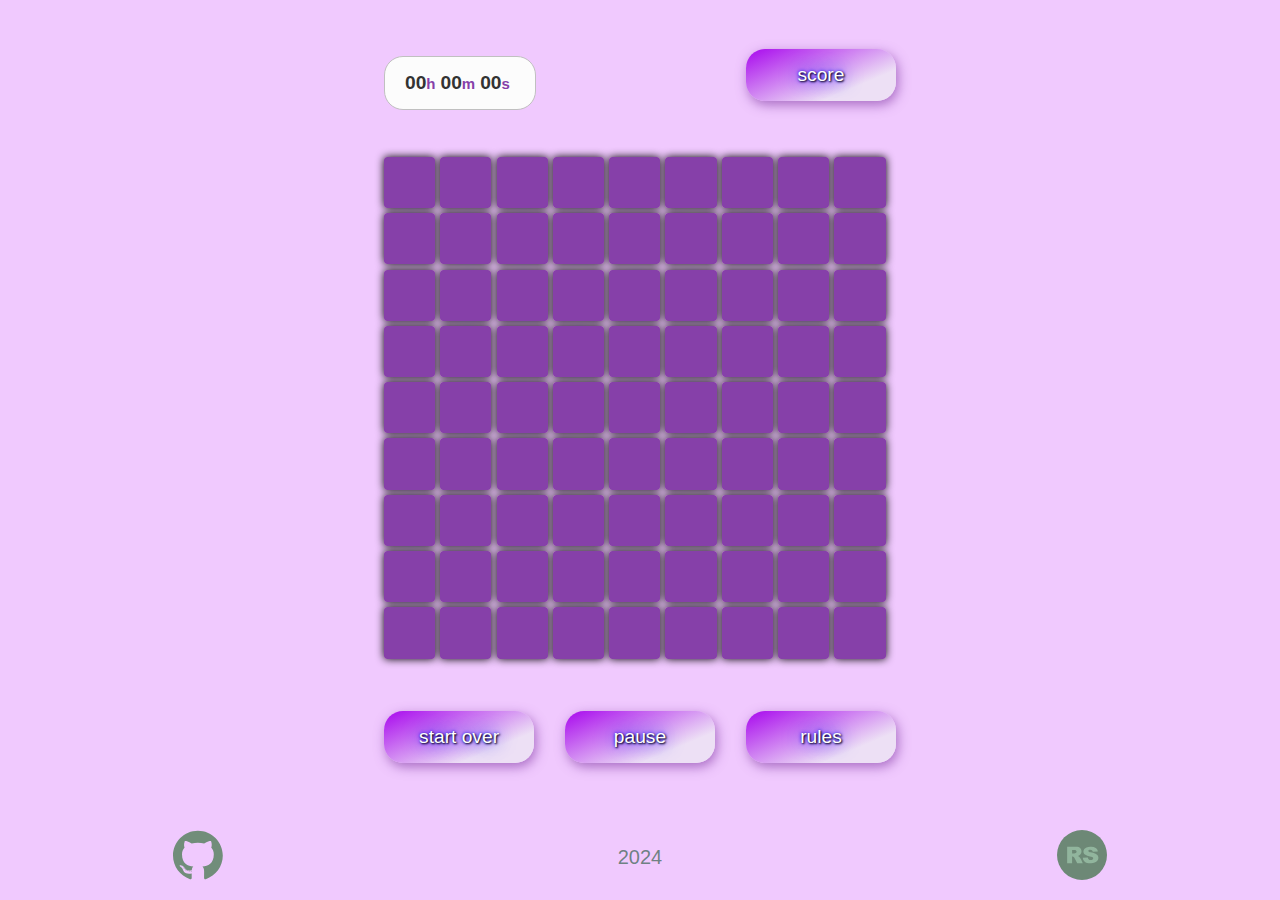
<file: random-game/index.html>
<!DOCTYPE html>
<html lang="en">
<head>
    <meta charset="UTF-8">
    <meta name="viewport" content="width=device-width, initial-scale=1.0">
    <title>random-game</title>
    <link rel="stylesheet" href="./style.css">
</head>
<body>
    <header>
        <div class="timer">
            <div class="hours">00<span>h</span> </div>
            <div class="minutes">00<span>m</span> </div>
            <div class="seconds">00<span>s</span></div>
        </div>
        <div class="btn score">score</div>
        <div class="score_info hide">
        </div>
    </header>
    <div class="wrapper hide">
        <div class="modal_bg">
            <div class="modal">
            </div>
        </div>
    </div>
    <main>
        <div class="main_container">
            <div class="playing_field">
            </div>
            <div class="hiding_field">
            </div>
            <div class="buttons">
                <div class="btn start_over">start over</div>
                <div class="finish hide"></div>
                <div class="btn pause">pause</div>
                <div class="btn rules">rules</div>
            </div>
        </div>
    </main>
    <footer class="footer">
        <div class="gh">
            <a class="github_link" href="https://github.com/SwetlanaAng" target="_blank">
                <img width="50" src="./img/github-icon-1-logo-svgrepo-com.svg" alt="github logo">
            </a>
        </div>
        <div class="year"><span>2024</span></div>
        <div class="logo">
            <a href="https://rs.school/courses/javascript-preschool-ru" target="_blank">
                <img width="50" class="logo_school" src="./img/rss-logo (1).svg" alt="logo school">
            </a>
        </div>
    </footer>
    <script src="./main.js"></script>
</body>
</html>
</file>
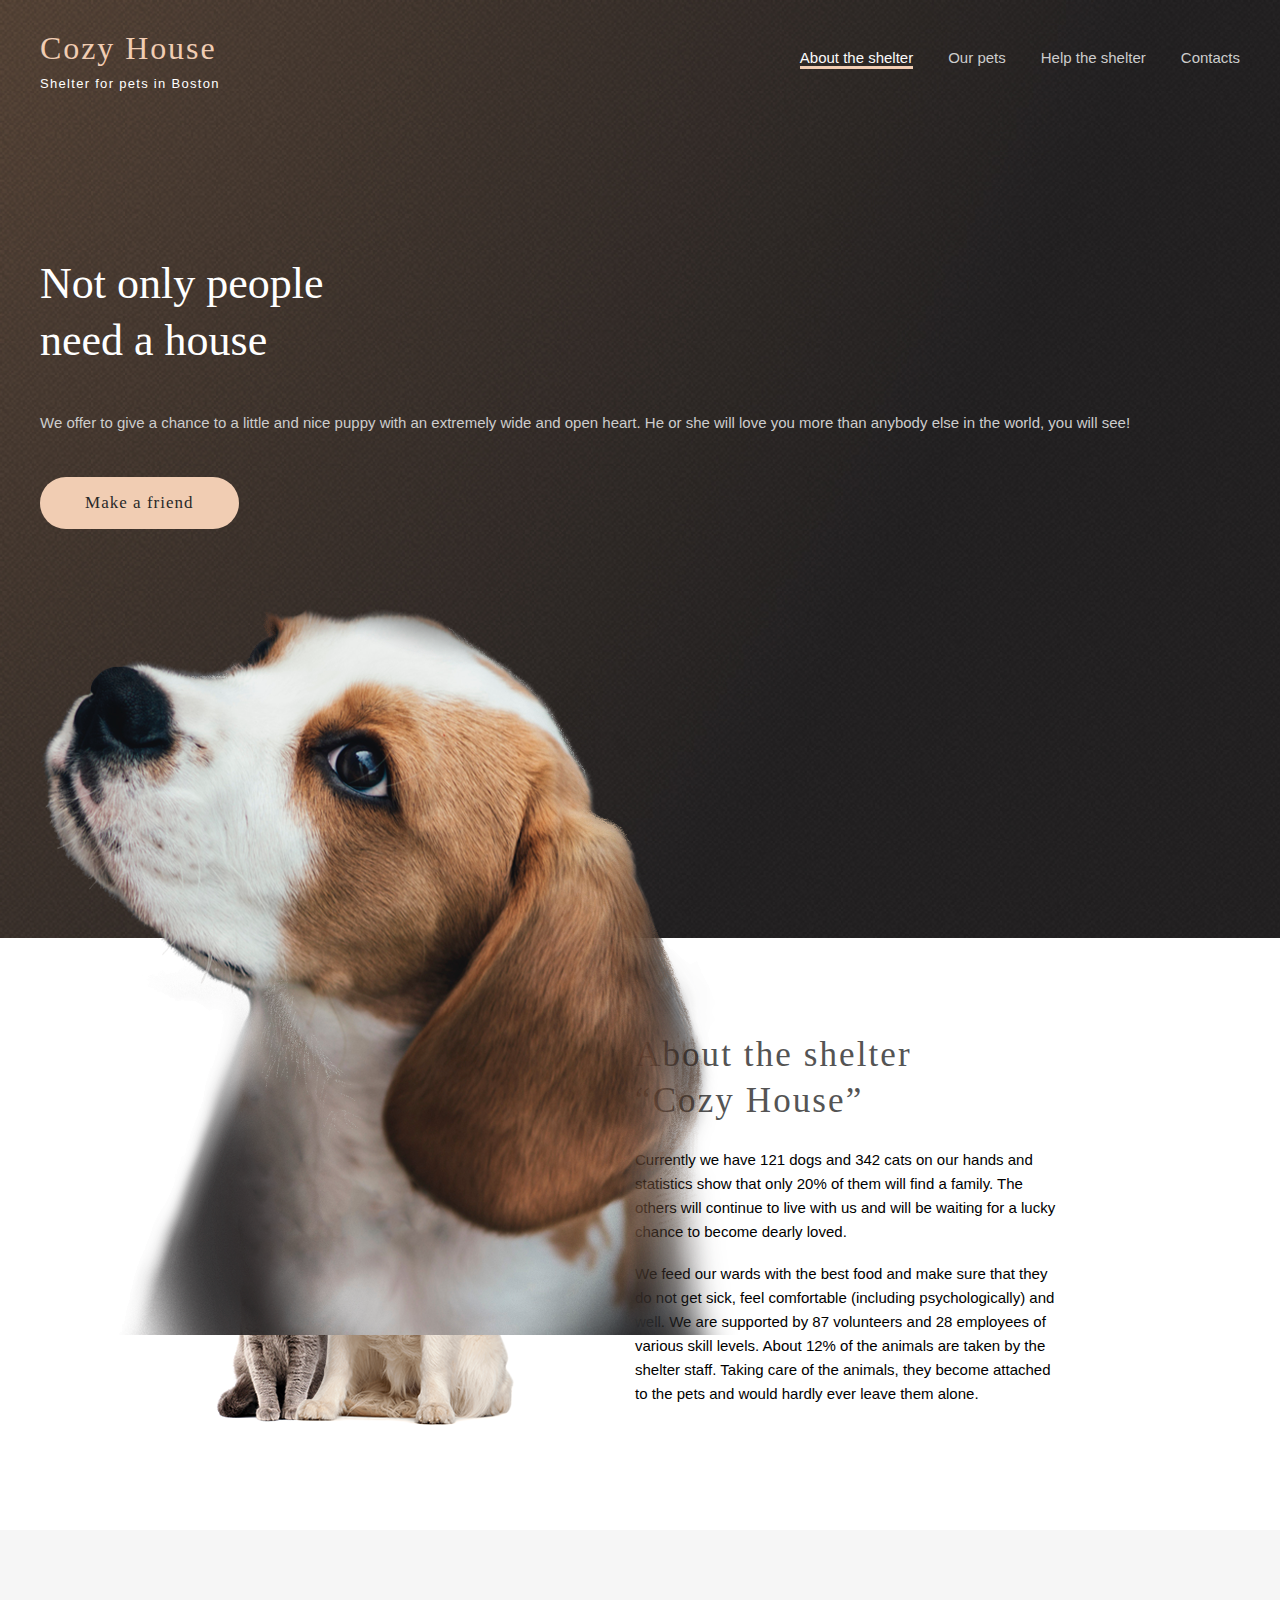
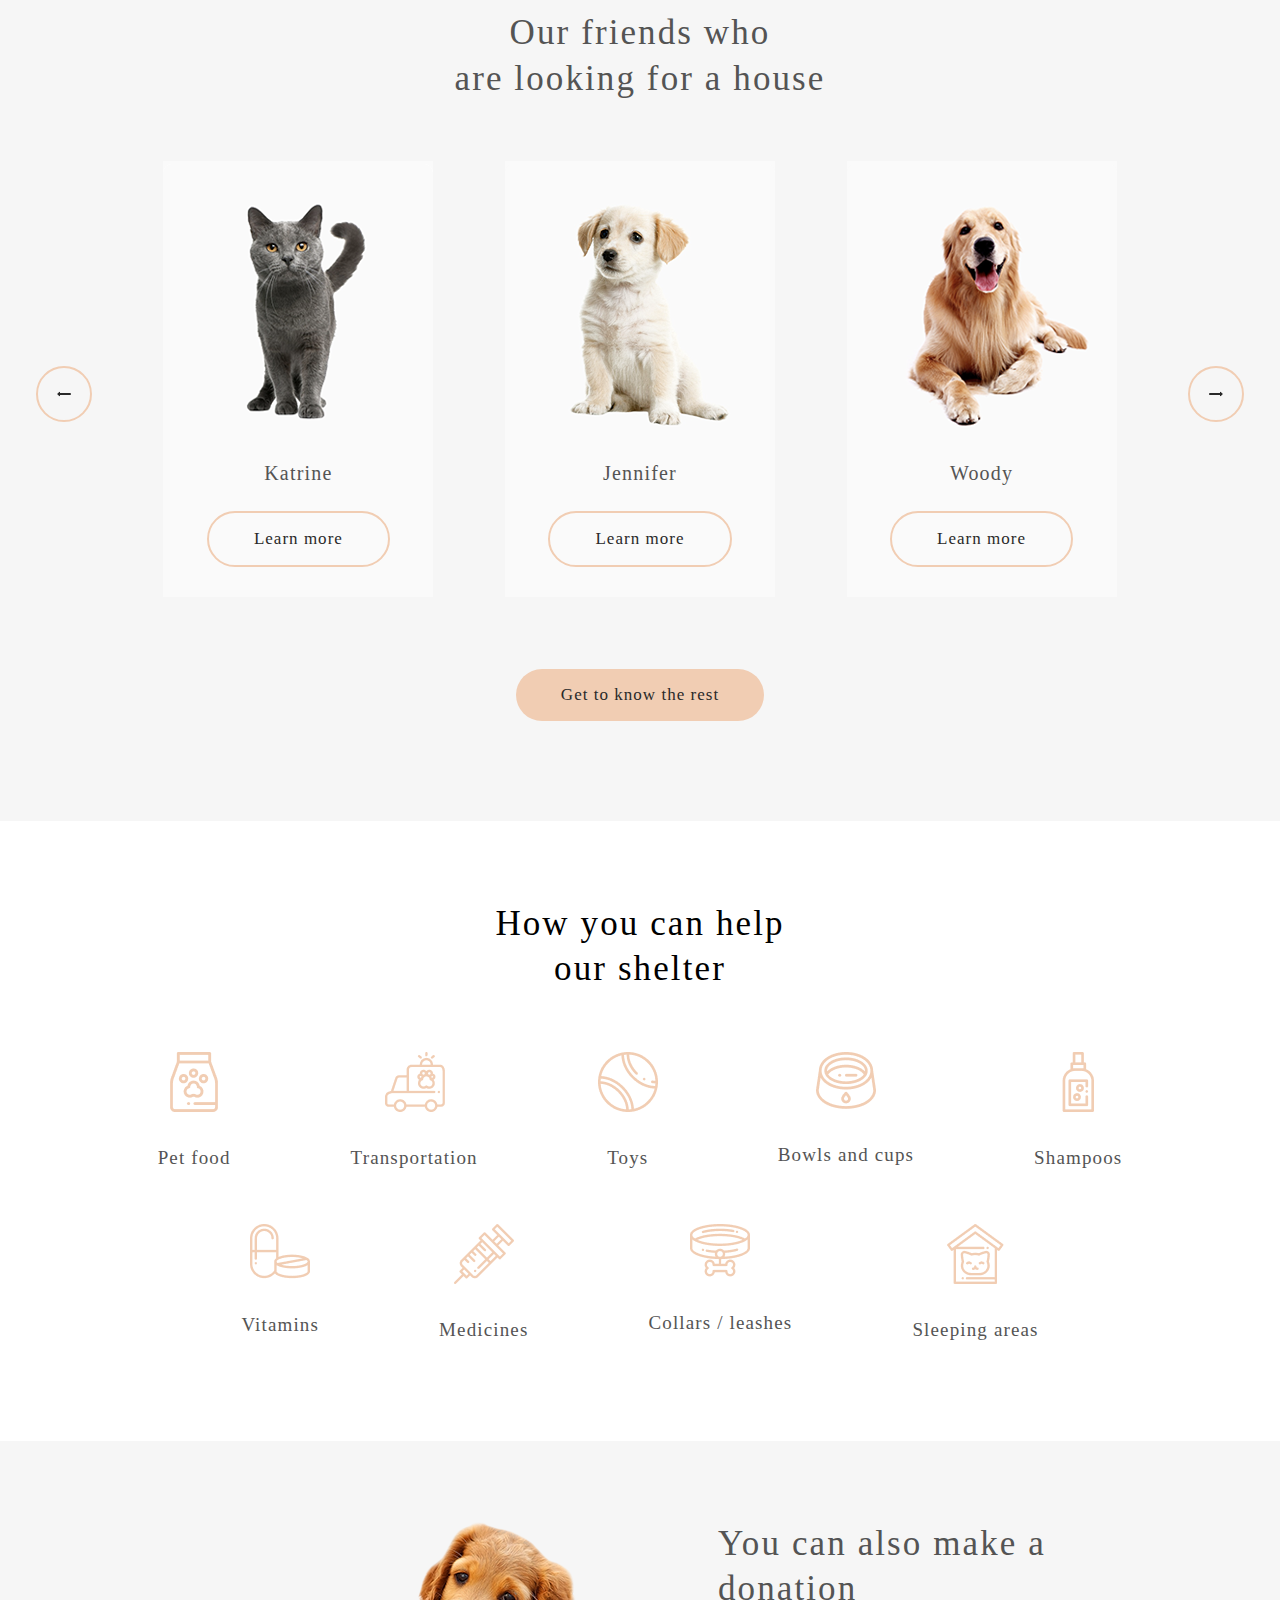
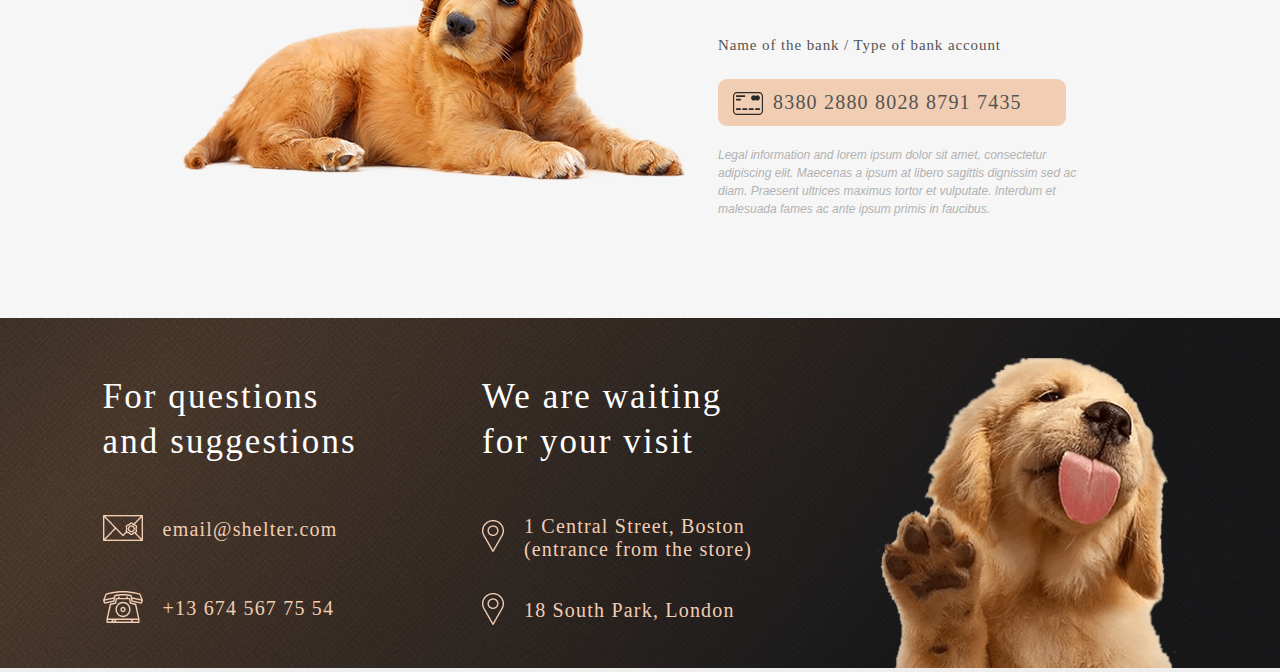
<file: shelter/main-1280/index.html>
<!DOCTYPE html>
<html lang="en">
<head>
    <meta charset="UTF-8">
    <meta name="viewport" content="width=device-width, initial-scale=1.0">
    <title>Shelter</title>
    <link rel="icon" type="image/x-icon" href="./img/favicon.ico">
    <link rel="stylesheet" href="./style.css">
</head>
<body>
    <div class="upper_container">
        <header class="header">
            <div class="logo">
                <h1 class="title"><a href="#">Cozy House</a></h1>
                <span class="subtitle">Shelter for pets in Boston</span>
            </div>
            <nav>
                <ul class="nav_ul">
                    <li><a  class="active" href="#about">About the shelter</a></li>
                    <li><a href="./pets.html">Our pets</a></li>
                    <li><a href="#help">Help the shelter</a></li>
                    <li><a href="#footer">Contacts</a></li>
                </ul>
            </nav>
        </header>
        <section class="not_only">
                <div class="not_only_text_content">
                    <h2>Not only people<br>need a house</h2>
                    <div class="text">We offer to give a chance to a little and nice puppy with an extremely wide and open heart. He or she will love you more than anybody else in the world, you will see!</div>
                    <a class="not_only_button" href="#our_friends"><span>Make a friend</span></a>
                </div>
                <div class="not_only_img_content"><img src="./img/start-screen-puppy.png" alt="start-screen-puppy"></div>
            </section>
    </div>
    <main>
       <section class="about" id="about">
            <div class="img"><img src="./img/about-pets.png" alt="dog and cat"></div>
            <div class="about_text_content">
                <h3>About the shelter <br>“Cozy House”</h3>
                <div class="about_text">Currently we have 121 dogs and 342 cats on our hands and statistics show that only 20% of them will find a family. The others will continue to live with us and will be waiting for a lucky chance to become dearly loved.</div><br>
                <div class="about_text">We feed our wards with the best food and make sure that they do not get sick, feel comfortable (including psychologically) and well. We are supported by 87 volunteers and 28 employees of various skill levels. About 12% of the animals are taken by the shelter staff. Taking care of the animals, they become attached to the pets and would hardly ever leave them alone.</div>
            </div>
        </section>
        <section class="our_friends" id="our_friends">
            <h3>Our friends who <br>are looking for a house</h3>
            <div class="slider">
                <div class="arrow_prev"><img class="prev" src="./img/Arrow_prev.png" alt="arrow previous"></div>
                <div class="card">
                    <div class="card_img"><img src="./img/pets-katrine.png" alt="Katrine"></div>
                    <h4>Katrine</h4>
                    <a class="light_button"><span>Learn more</span></a>
                </div>
                <div class="card">
                    <div class="card_img"><img src="./img/pets-jennifer.png" alt="Jennifer"></div>
                    <h4>Jennifer</h4>
                    <a class="light_button"><span>Learn more</span></a>
                </div>
                <div class="card">
                    <div class="card_img"><img src="./img/pets-woody.png" alt="Woody"></div>
                    <h4>Woody</h4>
                    <a class="light_button"><span>Learn more</span></a>
                </div>
                <div class="arrow_next"><img class="next" src="./img/Arrow_next.png" alt="arrow next"></div>
            </div>
            <a class="not_only_button" href="./pets.html"><span>Get to know the rest</span></a>
        </section>
        <section class="help" id="help">
            <h3>How you can help <br>our shelter</h3>
            <ul class="help_ul">
                <li>
                    <img src="./img/Pet food.png" alt="Pet food">
                    <h4>Pet food</h4>
                </li>
                <li>
                    <img src="./img/transportation.png" alt="Transportation">
                    <h4>Transportation</h4>
                </li>
                <li>
                    <img src="./img/toys.png" alt="Toys">
                    <h4>Toys</h4>
                </li>
                <li>
                    <img src="./img/bowls-and-cups.png" alt="Bowls and cups">
                    <h4>Bowls and cups</h4>
                </li>
                <li>
                    <img src="./img/shampoos.png" alt="Shampoos">
                    <h4>Shampoos</h4>
                </li>
                <li>
                    <img src="./img/vitamins.png" alt="Vitamins">
                    <h4>Vitamins</h4>
                </li>
                <li>
                    <img src="./img/medicines.png" alt="Medicines">
                    <h4>Medicines</h4>
                </li>
                <li>
                    <img src="./img/collars-or-leashes.png" alt="Collars / leashes">
                    <h4>Collars / leashes</h4>
                </li>
                <li>
                    <img src="./img/sleeping-area.png" alt="Sleeping areas">
                    <h4>Sleeping areas</h4>
                </li>
            </ul>
        </section>
        <section class="in_addition">
            <div class="in_addition_dog"><img src="./img/donation-dog.png" alt="nice dog"></div>
            <div class="in_addition_text_info">
                <h3>You can also make a donation</h3>
                <h5 class="subheading">Name of the bank / Type of bank account</h5>
                <a class="credit_card" href="#">
                    <div class="card_img">
                        <img src="./img/credit-card.svg" alt="credit card">
                    </div>
                    <div class="card_text">8380 2880 8028 8791 7435</div>
                </a>
                <div class="legal_info">Legal information and lorem ipsum dolor sit amet, consectetur adipiscing elit. Maecenas a ipsum at libero sagittis dignissim sed ac diam. Praesent ultrices maximus tortor et vulputate. Interdum et malesuada fames ac ante ipsum primis in faucibus.</div>
            </div>
        </section>
    </main>
    <footer class="footer" id="footer">
        <div class="contacts">
            <h3>For questions <br>and suggestions</h3>
            <ul>
                <li>
                    <div class="footer_icon"><img src="./img/mail.png" alt="mail"></div>
                    <div><a href="mailto:email@shelter.com">email@shelter.com</a></div>
                </li>
                <li class="footer_phone">
                    <div class="footer_icon"><img src="./img/icon-phone.svg" alt="phone"></div>
                    <div><a href="tel:+136745677554">+13 674 567 75 54</a></div>
                </li>
            </ul>
        </div>
        <div class="location">
            <h3>We are waiting <br>for your visit</h3>
            <ul>
                <li>
                    <div class="footer_icon"><img src="./img/pin.png" alt="pin"></div>
                    <div><a href="https://www.google.co.uk/maps/place/Boston,+UK/@52.9783755,-0.062611,13z/data=!3m1!4b1!4m6!3m5!1s0x47d7c2c53856f733:0x8406d541f1a0910c!8m2!3d52.97894!4d-0.026577!16zL20vMGhiZDc?entry=ttu">1 Central Street, Boston <br>(entrance from the store)</a></div>
                </li>
                <li>
                    <div class="footer_icon"><img src="./img/pin.png" alt="pin"></div>
                    <div><a href="https://www.google.co.uk/maps/place/London,+UK/@51.5285262,-0.266404,11z/data=!3m1!4b1!4m6!3m5!1s0x47d8a00baf21de75:0x52963a5addd52a99!8m2!3d51.5072178!4d-0.1275862!16zL20vMDRqcGw?entry=ttu">18 South Park, London</a></div>
                </li>
            </ul>
        </div>
        <div class="footer_dog"><img src="./img/footer-puppy.png" alt="puppy"></div>
    </footer>
</body>
</html>
</file>
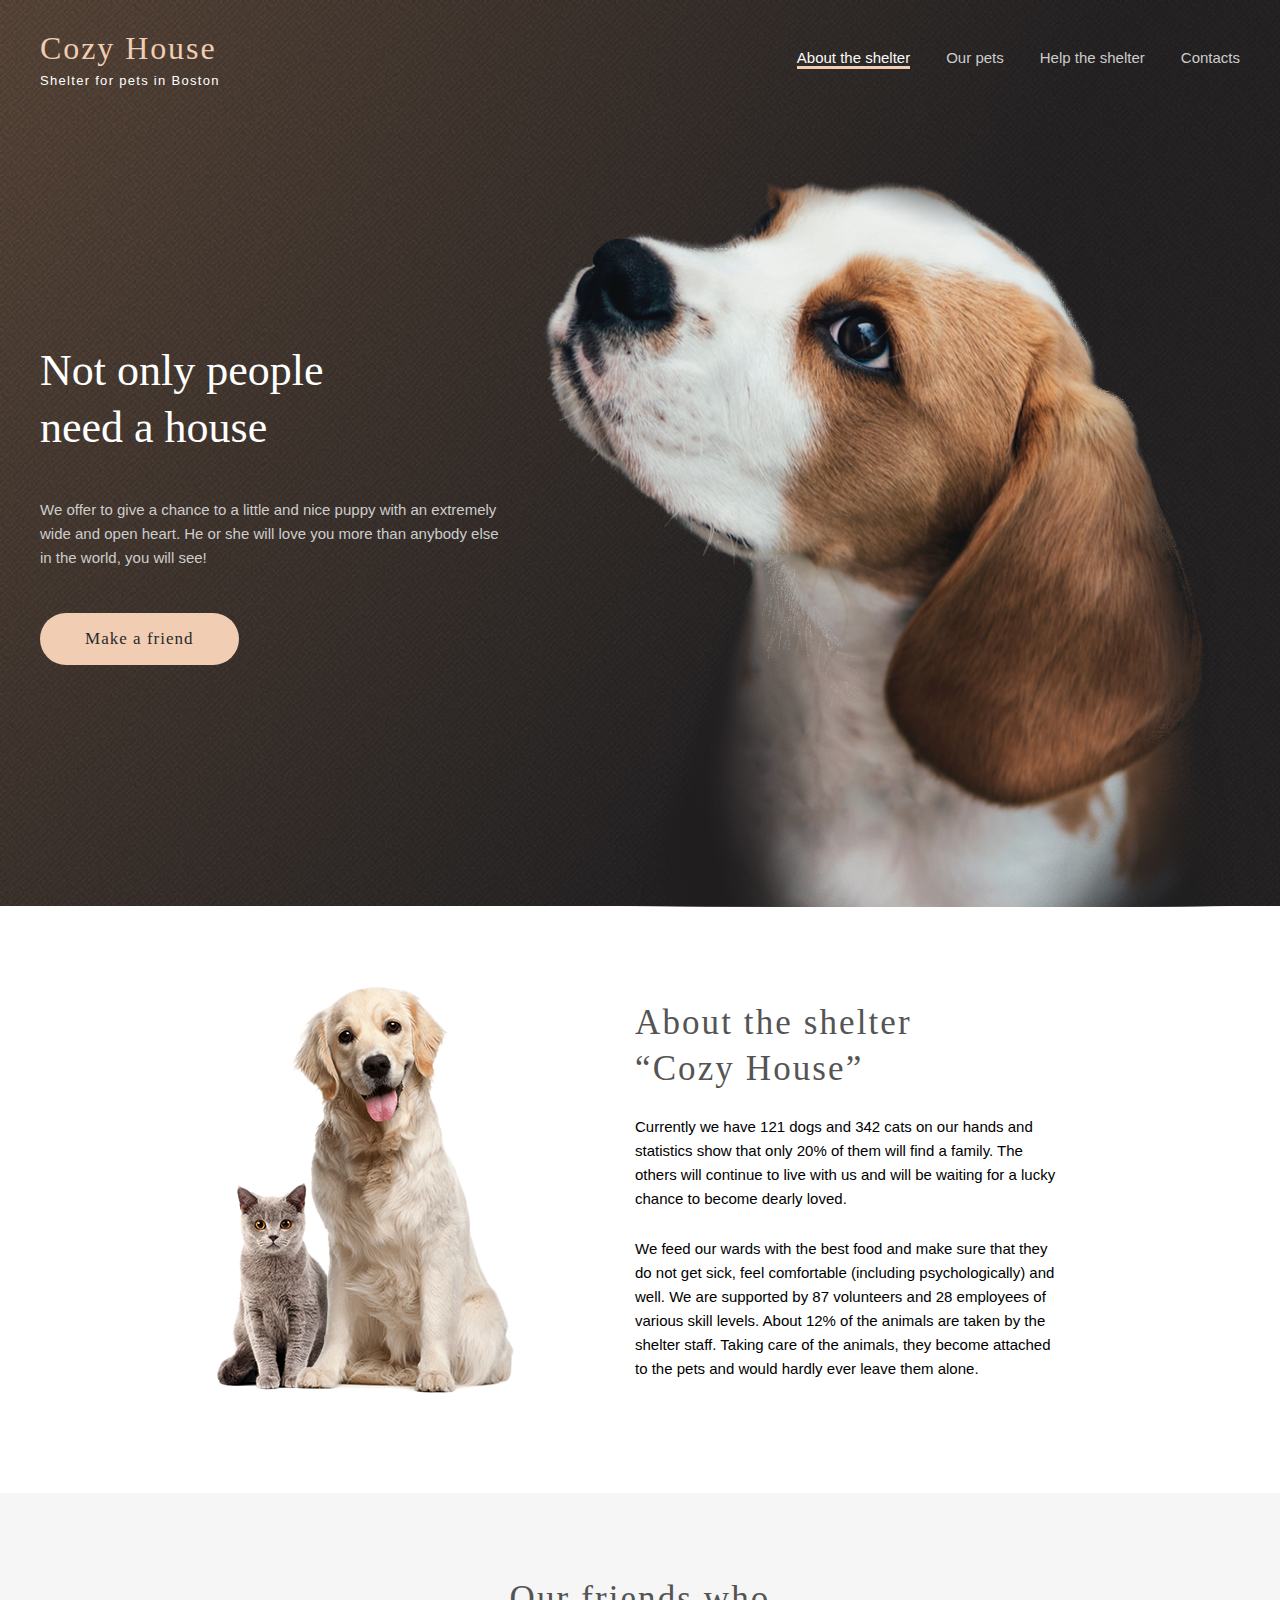
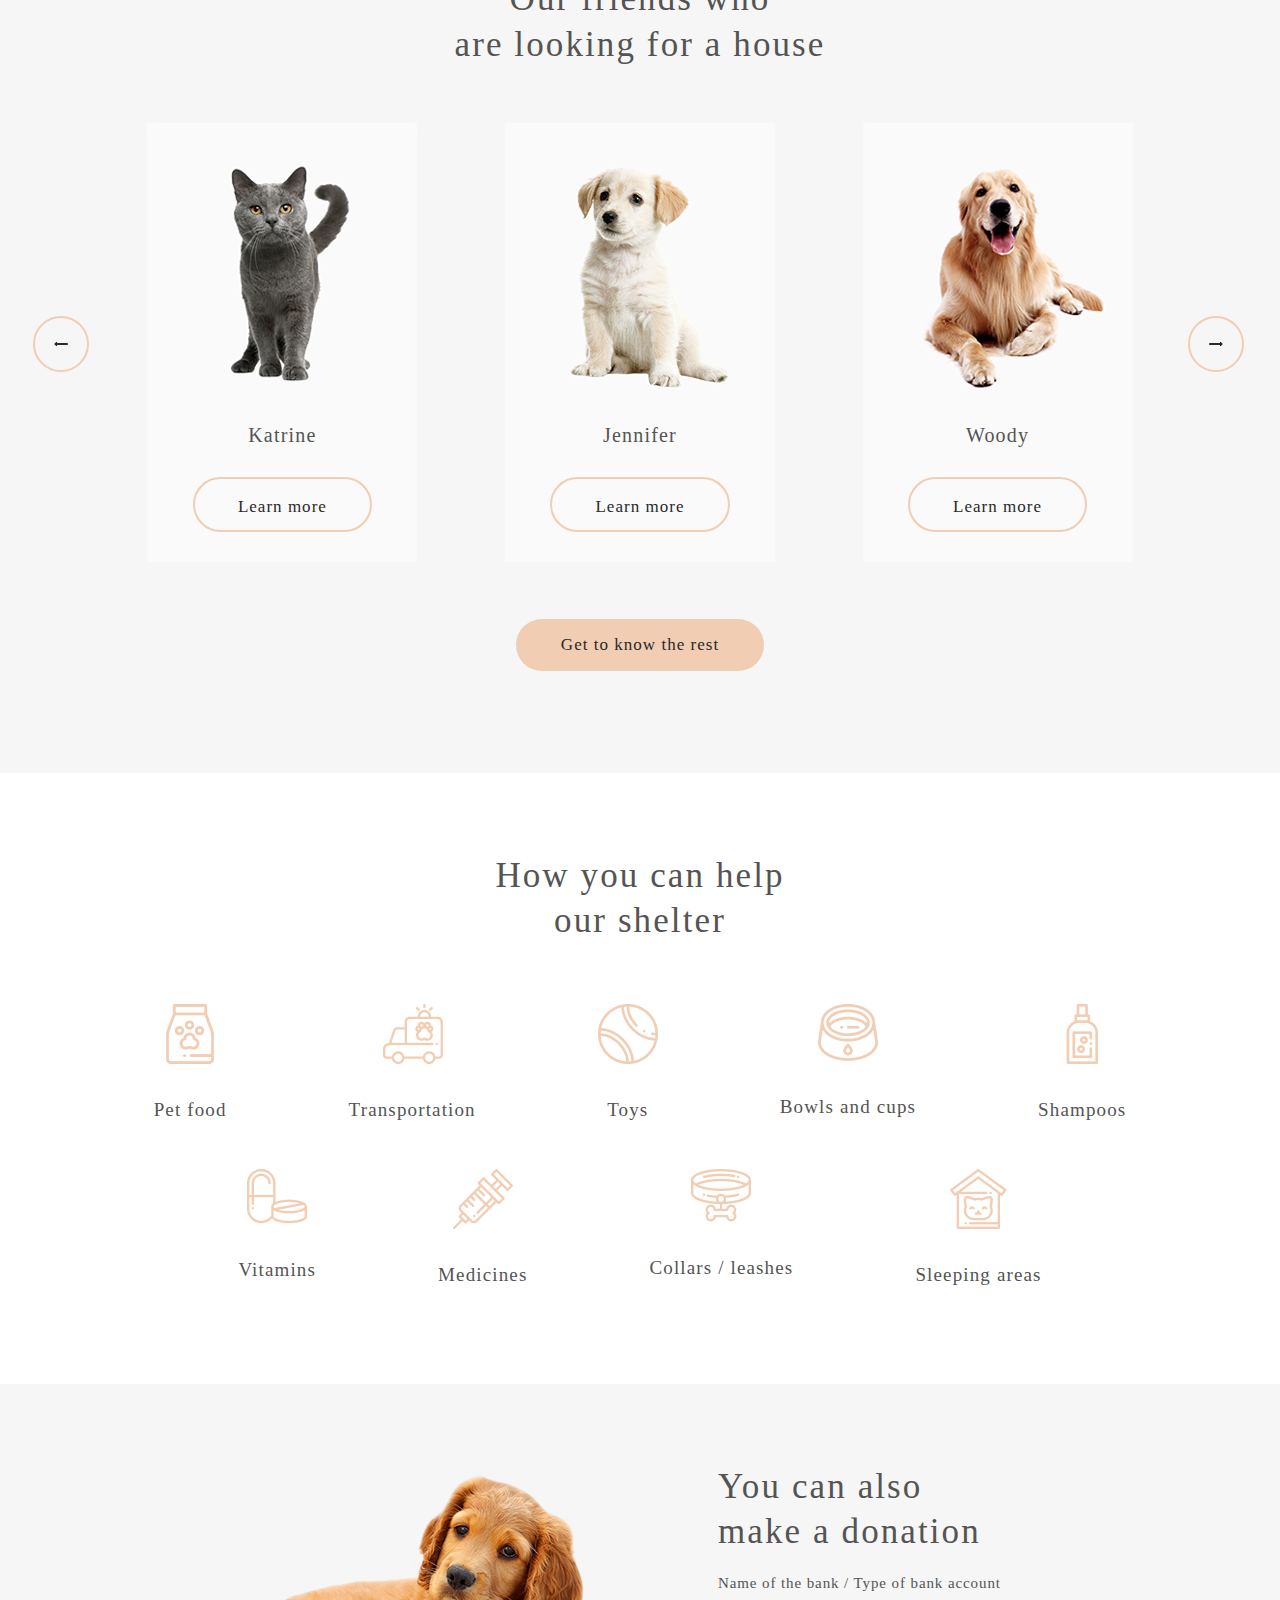
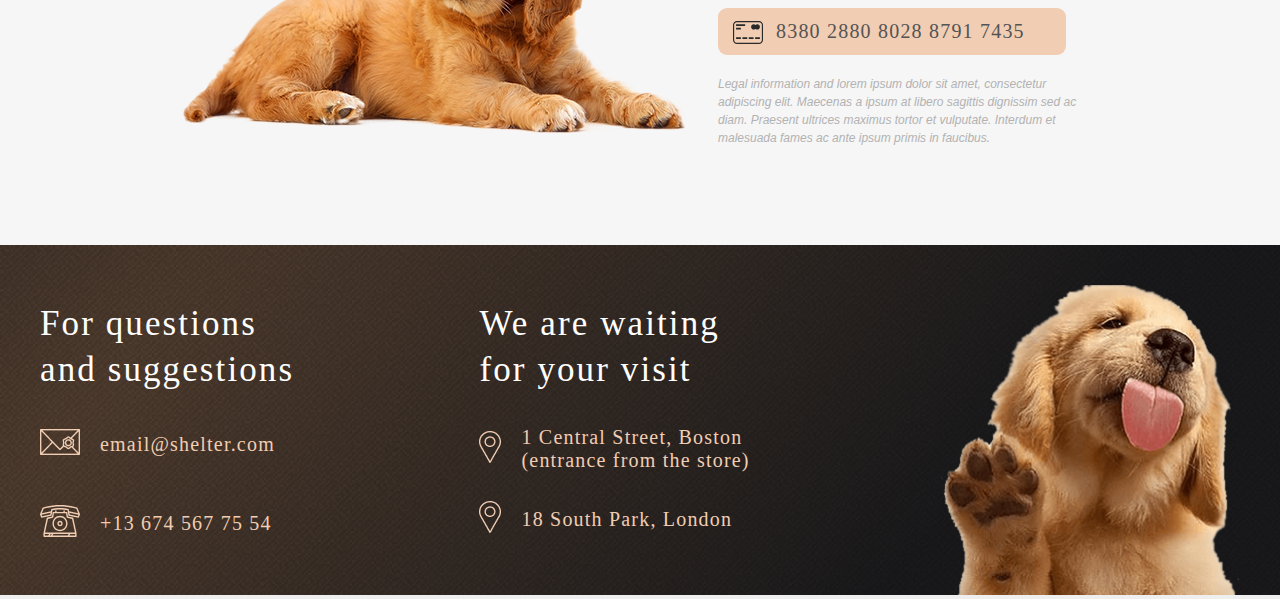
<file: shelter/shelter. week-1/index.html>
<!DOCTYPE html>
<html lang="en">
<head>
    <meta charset="UTF-8">
    <meta name="viewport" content="width=device-width, initial-scale=1.0">
    <title>Shelter</title>
    <link rel="icon" type="image/x-icon" href="./img/favicon.ico">
    <link rel="stylesheet" href="./style.css">
</head>
<body>
    <div class="upper_container">
        <header class="header">
            <div class="logo">
                <h1 class="title"><a href="#">Cozy House</a></h1>
                <span class="subtitle">Shelter for pets in Boston</span>
            </div>
            <nav>
                <ul class="nav_ul">
                    <li><a  class="active" href="#about">About the shelter</a></li>
                    <li><a href="./pets.html">Our pets</a></li>
                    <li><a href="#help">Help the shelter</a></li>
                    <li><a href="#footer">Contacts</a></li>
                </ul>
            </nav>
        </header>
        <section class="not_only">
                <div class="not_only_text_content">
                    <h2>Not only people<br>need a house</h2>
                    <div class="text">We offer to give a chance to a little and nice puppy with an extremely wide and open heart. He or she will love you more than anybody else in the world, you will see!</div>
                    <a class="not_only_button" href="#our_friends"><span>Make a friend</span></a>
                </div>
                <div class="not_only_img_content"><img src="./img/start-screen-puppy.png" alt="start-screen-puppy"></div>
            </section>
    </div>
    <main>
       <section class="about" id="about">
            <div class="img"><img src="./img/about-pets.png" alt="dog and cat"></div>
            <div class="about_text_content">
                <h3 class="h3">About the shelter <br>“Cozy House”</h3>
                <div class="about_text about_text_subtitle">Currently we have 121 dogs and 342 cats on our hands and statistics show that only 20% of them will find a family. The others will continue to live with us and will be waiting for a lucky chance to become dearly loved.</div><br>
                <div class="about_text about_text_subtitle_below">We feed our wards with the best food and make sure that they do not get sick, feel comfortable (including psychologically) and well. We are supported by 87 volunteers and 28 employees of various skill levels. About 12% of the animals are taken by the shelter staff. Taking care of the animals, they become attached to the pets and would hardly ever leave them alone.</div>
            </div>
        </section>
        <section class="our_friends" id="our_friends">
            <h3 class="h3">Our friends who <br>are looking for a house</h3>
            <div class="slider">
                <div class="arrow_prev"><img class="prev" src="./img/Arrow_prev.png" alt="arrow previous"></div>
                <div class="card">
                    <div class="card_img"><img src="./img/pets-katrine.png" alt="Katrine"></div>
                    <h4>Katrine</h4>
                    <a class="light_button"><span>Learn more</span></a>
                </div>
                <div class="card">
                    <div class="card_img"><img src="./img/pets-jennifer.png" alt="Jennifer"></div>
                    <h4>Jennifer</h4>
                    <a class="light_button"><span>Learn more</span></a>
                </div>
                <div class="card">
                    <div class="card_img"><img src="./img/pets-woody.png" alt="Woody"></div>
                    <h4>Woody</h4>
                    <a class="light_button"><span>Learn more</span></a>
                </div>
                <div class="arrow_next"><img class="next" src="./img/Arrow_next.png" alt="arrow next"></div>
            </div>
            <a class="not_only_button our_friends_button" href="./pets.html"><span>Get to know the rest</span></a>
        </section>
        <section class="help" id="help">
            <h3 class="h3">How you can help <br>our shelter</h3>
            <ul class="help_ul">
                <li>
                    <img src="./img/Pet-food.png" alt="Pet food">
                    <h4>Pet food</h4>
                </li>
                <li>
                    <img src="./img/transportation.png" alt="Transportation">
                    <h4>Transportation</h4>
                </li>
                <li>
                    <img src="./img/toys.png" alt="Toys">
                    <h4>Toys</h4>
                </li>
                <li>
                    <img src="./img/bowls-and-cups.png" alt="Bowls and cups">
                    <h4>Bowls and cups</h4>
                </li>
                <li>
                    <img src="./img/shampoos.png" alt="Shampoos">
                    <h4>Shampoos</h4>
                </li>
                <li>
                    <img src="./img/vitamins.png" alt="Vitamins">
                    <h4>Vitamins</h4>
                </li>
                <li>
                    <img src="./img/medicines.png" alt="Medicines">
                    <h4>Medicines</h4>
                </li>
                <li>
                    <img src="./img/collars-or-leashes.png" alt="Collars / leashes">
                    <h4>Collars / leashes</h4>
                </li>
                <li>
                    <img src="./img/sleeping-area.png" alt="Sleeping areas">
                    <h4>Sleeping areas</h4>
                </li>
            </ul>
        </section>
        <section class="in_addition">
            <div class="in_addition_dog"><img src="./img/donation-dog.png" alt="nice dog"></div>
            <div class="in_addition_text_info">
                <h3 class="h3">You can also <br>make a donation</h3>
                <h5 class="subheading">Name of the bank / Type of bank account</h5>
                <a class="credit_card" href="#">
                    <div class="card_img">
                        <img src="./img/credit-card.svg" alt="credit card">
                    </div>
                    <div class="card_text">8380 2880 8028 8791 7435</div>
                </a>
                <div class="legal_info">Legal information and lorem ipsum dolor sit amet, consectetur adipiscing elit. Maecenas a ipsum at libero sagittis dignissim sed ac diam. Praesent ultrices maximus tortor et vulputate. Interdum et malesuada fames ac ante ipsum primis in faucibus.</div>
            </div>
        </section>
    </main>
    <footer class="footer" id="footer">
        <div class="contacts">
            <h3 class="h3">For questions <br>and suggestions</h3>
            <ul>
                <li>
                    <div class="footer_icon"><img src="./img/mail.png" alt="mail"></div>
                    <div><a href="mailto:email@shelter.com">email@shelter.com</a></div>
                </li>
                <li class="footer_phone">
                    <div class="footer_icon"><img src="./img/icon-phone.svg" alt="phone"></div>
                    <div><a href="tel:+136745677554">+13 674 567 75 54</a></div>
                </li>
            </ul>
        </div>
        <div class="location">
            <h3 class="h3">We are waiting <br>for your visit</h3>
            <ul>
                <li>
                    <div class="footer_icon"><img src="./img/pin.png" alt="pin"></div>
                    <div><a href="https://www.google.co.uk/maps/place/Boston,+UK/@52.9783755,-0.062611,13z/data=!3m1!4b1!4m6!3m5!1s0x47d7c2c53856f733:0x8406d541f1a0910c!8m2!3d52.97894!4d-0.026577!16zL20vMGhiZDc?entry=ttu">1 Central Street, Boston <br>(entrance from the store)</a></div>
                </li>
                <li>
                    <div class="footer_icon"><img src="./img/pin.png" alt="pin"></div>
                    <div><a href="https://www.google.co.uk/maps/place/London,+UK/@51.5285262,-0.266404,11z/data=!3m1!4b1!4m6!3m5!1s0x47d8a00baf21de75:0x52963a5addd52a99!8m2!3d51.5072178!4d-0.1275862!16zL20vMDRqcGw?entry=ttu">18 South Park, London</a></div>
                </li>
            </ul>
        </div>
        <div class="footer_dog"><img src="./img/footer-puppy.png" alt="puppy"></div>
    </footer>
    <script src="./index.js"></script>
</body>
</html>
</file>
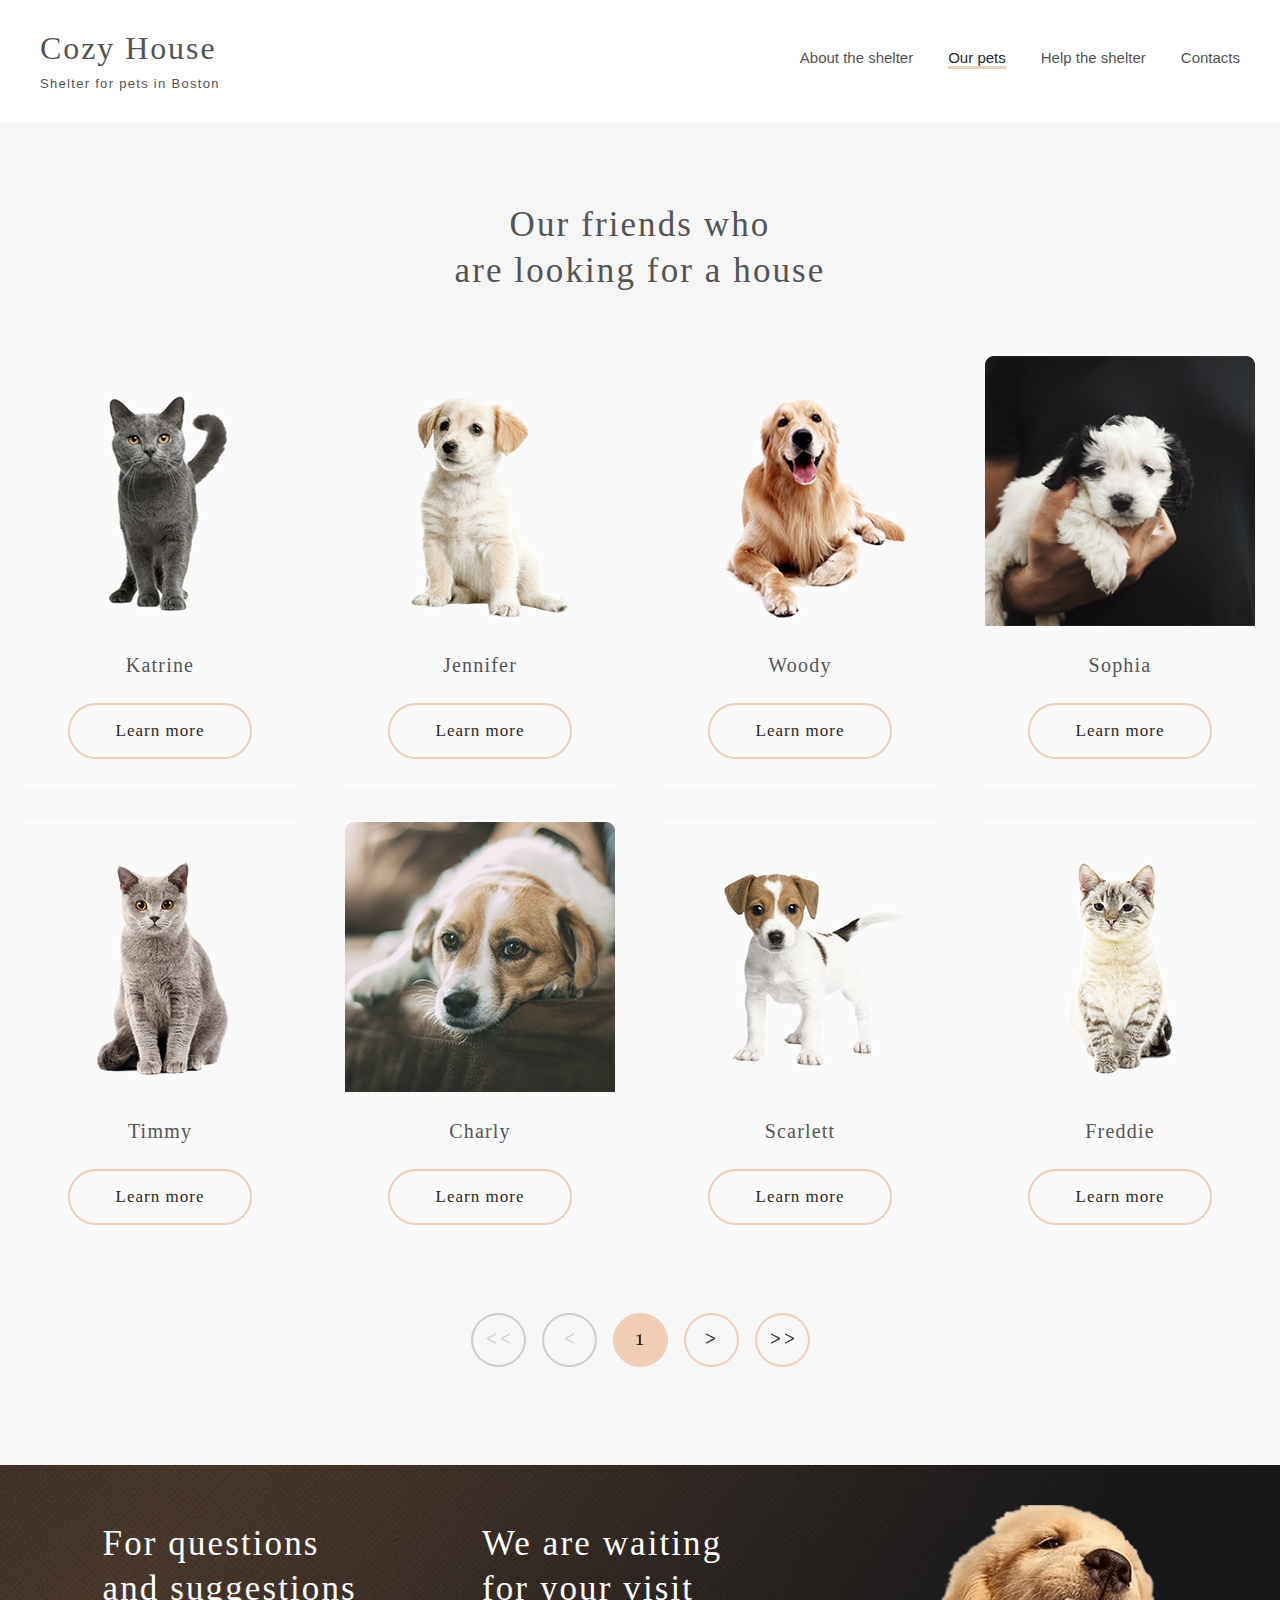
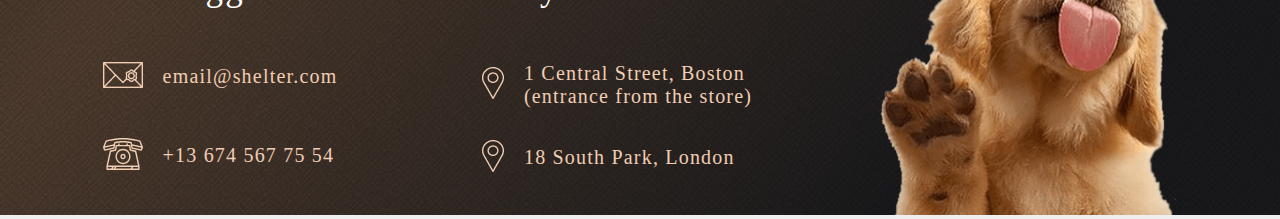
<file: shelter/main-1280/pets.html>
<!DOCTYPE html>
<html lang="en">
<head>
    <meta charset="UTF-8">
    <meta name="viewport" content="width=device-width, initial-scale=1.0">
    <title>Shelter</title>
    <link rel="icon" type="image/x-icon" href="./img/favicon.ico">
    <link rel="stylesheet" href="./style.css">
</head>
<body>
    <header class="header header_pets">
        <div class="logo">
            <h1 class="title title_pets"><a href="#">Cozy House</a></h1>
            <span class="subtitle subtitle_pets">Shelter for pets in Boston</span>
        </div>
        <nav>
            <ul class="nav_ul nav_ul_pets">
                <li><a  class="active not_active_pets" href="./index.html">About the shelter</a></li>
                <li><a class="active_pets" href="./pets.html">Our pets</a></li>
                <li><a href="./index.html#help">Help the shelter</a></li>
                <li><a href="#footer">Contacts</a></li>
            </ul>
        </nav>
    </header>
    <main>
        <section class="our_friends" id="our_friends">
            <h3>Our friends who <br>are looking for a house</h3>
            <div class="slider">
                <div class="card">
                    <div class="card_img"><img src="./img/pets-katrine.png" alt="Katrine"></div>
                    <h4>Katrine</h4>
                    <a class="light_button"><span>Learn more</span></a>
                </div>
                <div class="card">
                    <div class="card_img"><img src="./img/pets-jennifer.png" alt="Jennifer"></div>
                    <h4>Jennifer</h4>
                    <a class="light_button"><span>Learn more</span></a>
                </div>
                <div class="card">
                    <div class="card_img"><img src="./img/pets-woody.png" alt="Woody"></div>
                    <h4>Woody</h4>
                    <a class="light_button"><span>Learn more</span></a>
                </div>
                <div class="card">
                    <div class="card_img"><img src="./img/pets-sophia.png" alt="Sophia"></div>
                    <h4>Sophia</h4>
                    <a class="light_button"><span>Learn more</span></a>
                </div>
                <div class="card">
                    <div class="card_img"><img src="./img/pets-timmy.png" alt="Timmy"></div>
                    <h4>Timmy</h4>
                    <a class="light_button"><span>Learn more</span></a>
                </div>
                <div class="card">
                    <div class="card_img"><img src="./img/pets-charly.png" alt="Charly"></div>
                    <h4>Charly</h4>
                    <a class="light_button"><span>Learn more</span></a>
                </div>
                <div class="card">
                    <div class="card_img"><img src="./img/pets-scarlet.png" alt="Scarlett"></div>
                    <h4>Scarlett</h4>
                    <a class="light_button"><span>Learn more</span></a>
                </div>
                <div class="card">
                    <div class="card_img"><img src="./img/pets-freddie.png" alt="Freddie"></div>
                    <h4>Freddie</h4>
                    <a class="light_button"><span>Learn more</span></a>
                </div>
            </div>
            <div class="navigation">
                <a class="double_arrow_left_pets disabled"><img src="./img/<<.png" alt="double arrow left"></a>
                <a class="arrow_left_pets disabled"><img src="./img/<.png" alt="arrow left"></a>
                <div class="page_pets"><img src="./img/1.png" alt="1"></div>
                <a class="arrow_right_pets" href="#"><img src="./img/>.png" alt="arrow right"></a>
                <a class="double_arrow_right_pets" href="#"><img src="./img/>>.png" alt="double arrow right"></a>
            </div>
        </section>
    </main>
    <footer class="footer" id="footer">
        <div class="contacts">
            <h3>For questions <br>and suggestions</h3>
            <ul>
                <li>
                    <div class="footer_icon"><img src="./img/mail.png" alt="mail"></div>
                    <div><a href="mailto:email@shelter.com">email@shelter.com</a></div>
                </li>
                <li class="footer_phone">
                    <div class="footer_icon"><img src="./img/icon-phone.svg" alt="phone"></div>
                    <div><a href="tel:+136745677554">+13 674 567 75 54</a></div>
                </li>
            </ul>
        </div>
        <div class="location">
            <h3>We are waiting <br>for your visit</h3>
            <ul>
                <li>
                    <div class="footer_icon"><img src="./img/pin.png" alt="pin"></div>
                    <div><a href="https://www.google.co.uk/maps/place/Boston,+UK/@52.9783755,-0.062611,13z/data=!3m1!4b1!4m6!3m5!1s0x47d7c2c53856f733:0x8406d541f1a0910c!8m2!3d52.97894!4d-0.026577!16zL20vMGhiZDc?entry=ttu">1 Central Street, Boston <br>(entrance from the store)</a></div>
                </li>
                <li>
                    <div class="footer_icon"><img src="./img/pin.png" alt="pin"></div>
                    <div><a href="https://www.google.co.uk/maps/place/London,+UK/@51.5285262,-0.266404,11z/data=!3m1!4b1!4m6!3m5!1s0x47d8a00baf21de75:0x52963a5addd52a99!8m2!3d51.5072178!4d-0.1275862!16zL20vMDRqcGw?entry=ttu">18 South Park, London</a></div>
                </li>
            </ul>
        </div>
        <div class="footer_dog"><img src="./img/footer-puppy.png" alt="puppy"></div>
    </footer>
</body>
</html>
</file>
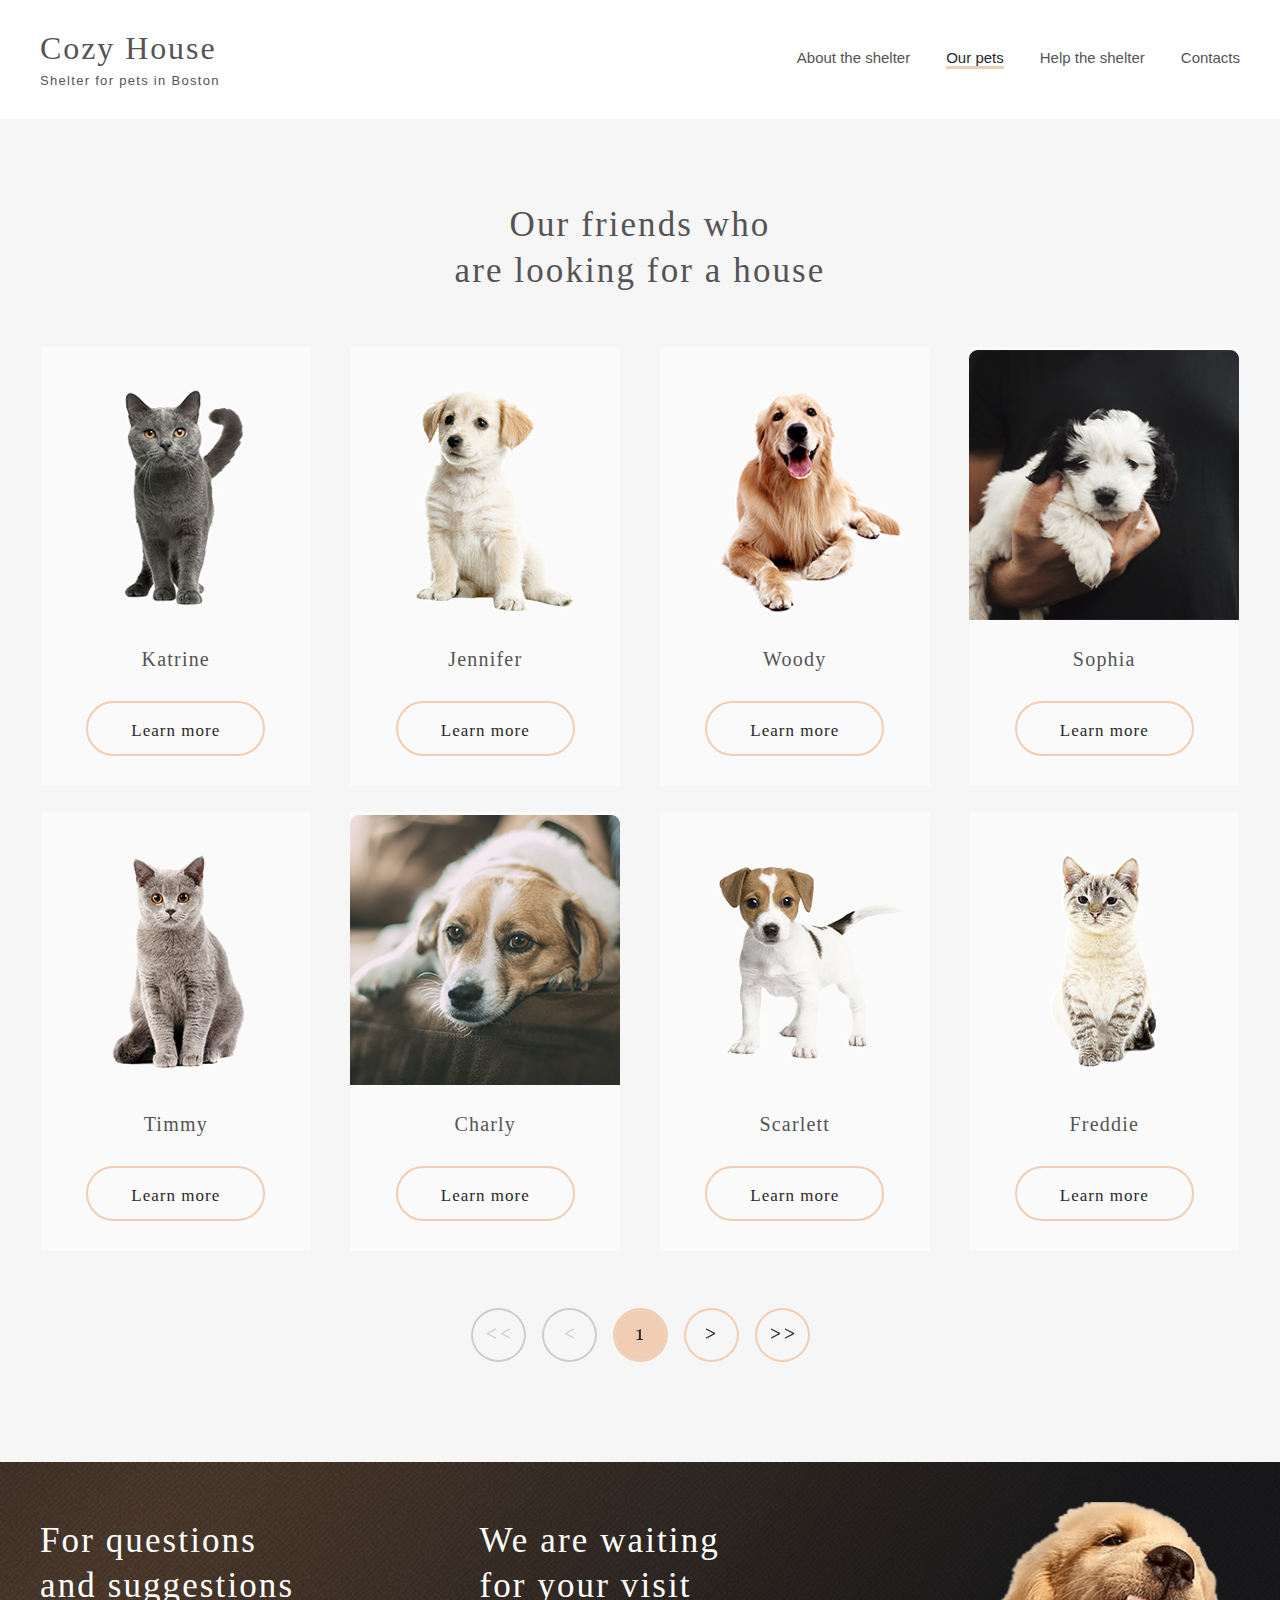
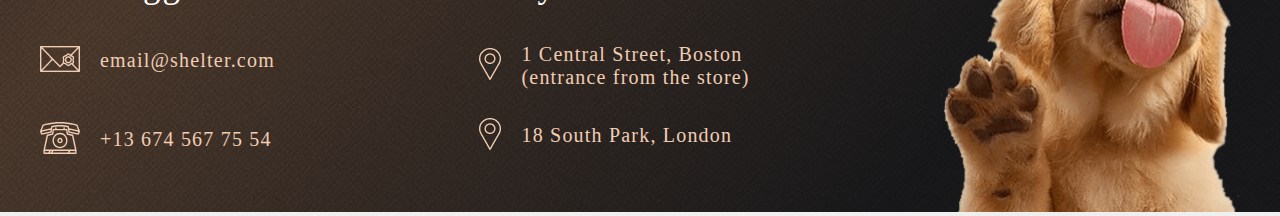
<file: shelter/shelter. week-1/pets.html>
<!DOCTYPE html>
<html lang="en">
<head>
    <meta charset="UTF-8">
    <meta name="viewport" content="width=device-width, initial-scale=1.0">
    <title>Shelter</title>
    <link rel="icon" type="image/x-icon" href="./img/favicon.ico">
    <link rel="stylesheet" href="./style.css">
</head>
<body>
    <header class="header header_pets">
        <div class="logo">
            <h1 class="title title_pets"><a href="#">Cozy House</a></h1>
            <span class="subtitle subtitle_pets">Shelter for pets in Boston</span>
        </div>
        <nav>
            <ul class="nav_ul nav_ul_pets">
                <li><a  class="active not_active_pets" href="./index.html">About the shelter</a></li>
                <li><a class="active_pets" href="#">Our pets</a></li>
                <li><a href="./index.html#help">Help the shelter</a></li>
                <li><a href="#footer">Contacts</a></li>
            </ul>
        </nav>
    </header>
    <main>
        <section class="our_friends" id="our_friends">
            <h3 class="h3">Our friends who <br>are looking for a house</h3>
            <div class="slider slider_pets">
                <div class="card">
                    <div class="card_img"><img src="./img/pets-katrine.png" alt="Katrine"></div>
                    <h4>Katrine</h4>
                    <a class="light_button"><span>Learn more</span></a>
                </div>
                <div class="card">
                    <div class="card_img"><img src="./img/pets-jennifer.png" alt="Jennifer"></div>
                    <h4>Jennifer</h4>
                    <a class="light_button"><span>Learn more</span></a>
                </div>
                <div class="card">
                    <div class="card_img"><img src="./img/pets-woody.png" alt="Woody"></div>
                    <h4>Woody</h4>
                    <a class="light_button"><span>Learn more</span></a>
                </div>
                <div class="card">
                    <div class="card_img"><img src="./img/pets-sophia.png" alt="Sophia"></div>
                    <h4>Sophia</h4>
                    <a class="light_button"><span>Learn more</span></a>
                </div>
                <div class="card">
                    <div class="card_img"><img src="./img/pets-timmy.png" alt="Timmy"></div>
                    <h4>Timmy</h4>
                    <a class="light_button"><span>Learn more</span></a>
                </div>
                <div class="card">
                    <div class="card_img"><img src="./img/pets-charly.png" alt="Charly"></div>
                    <h4>Charly</h4>
                    <a class="light_button"><span>Learn more</span></a>
                </div>
                <div class="card">
                    <div class="card_img"><img src="./img/pets-scarlet.png" alt="Scarlett"></div>
                    <h4>Scarlett</h4>
                    <a class="light_button"><span>Learn more</span></a>
                </div>
                <div class="card">
                    <div class="card_img"><img src="./img/pets-freddie.png" alt="Freddie"></div>
                    <h4>Freddie</h4>
                    <a class="light_button"><span>Learn more</span></a>
                </div>
            </div>
            <div class="navigation">
                <a class="double_arrow_left_pets disabled"><img src="./img/double_arrow_left.png" alt="double arrow left"></a>
                <a class="arrow_left_pets disabled"><img src="./img/arrow_left.png" alt="arrow left"></a>
                <div class="page_pets"><img src="./img/1.png" alt="1"></div>
                <a class="arrow_right_pets" href="#"><img src="./img/arrow_right.png" alt="arrow right"></a>
                <a class="double_arrow_right_pets" href="#"><img src="./img/double_arrow_right.png" alt="double arrow right"></a>
            </div>
        </section>
    </main>
    <footer class="footer" id="footer">
        <div class="contacts">
            <h3 class="h3">For questions <br>and suggestions</h3>
            <ul>
                <li>
                    <div class="footer_icon"><img src="./img/mail.png" alt="mail"></div>
                    <div><a href="mailto:email@shelter.com">email@shelter.com</a></div>
                </li>
                <li class="footer_phone">
                    <div class="footer_icon"><img src="./img/icon-phone.svg" alt="phone"></div>
                    <div><a href="tel:+136745677554">+13 674 567 75 54</a></div>
                </li>
            </ul>
        </div>
        <div class="location">
            <h3 class="h3">We are waiting <br>for your visit</h3>
            <ul>
                <li>
                    <div class="footer_icon"><img src="./img/pin.png" alt="pin"></div>
                    <div><a href="https://www.google.co.uk/maps/place/Boston,+UK/@52.9783755,-0.062611,13z/data=!3m1!4b1!4m6!3m5!1s0x47d7c2c53856f733:0x8406d541f1a0910c!8m2!3d52.97894!4d-0.026577!16zL20vMGhiZDc?entry=ttu">1 Central Street, Boston <br>(entrance from the store)</a></div>
                </li>
                <li>
                    <div class="footer_icon"><img src="./img/pin.png" alt="pin"></div>
                    <div><a href="https://www.google.co.uk/maps/place/London,+UK/@51.5285262,-0.266404,11z/data=!3m1!4b1!4m6!3m5!1s0x47d8a00baf21de75:0x52963a5addd52a99!8m2!3d51.5072178!4d-0.1275862!16zL20vMDRqcGw?entry=ttu">18 South Park, London</a></div>
                </li>
            </ul>
        </div>
        <div class="footer_dog"><img src="./img/footer-puppy.png" alt="puppy"></div>
    </footer>
</body>
</html>
</file>
<file: random-game/style.css>
html,
body {
    width: 100%;
    height: 100%;
    margin: 0px;
    padding: 0px;
    background-color: rgb(240, 201, 254);
    font-family: "Montserrat", sans-serif;
    font-size: 20px;
}
.scroll_blocked {
    overflow: hidden;
}
header,
.buttons {
    display: flex;
    width: 40vw;
    margin: 0 auto;
    justify-content: space-between;
    height: 150px;
    align-items: center;
}
.btn {
    width: 8.6vw;
    background: rgb(173, 23, 238);
    background: linear-gradient(157deg, rgba(173, 23, 238, 1) 5%, rgba(237, 224, 245, 1) 73%);
    box-shadow: 2px 4px 12px rgba(134, 64, 169, 67%);
    border-radius: 19px;
    font-size: 1.5vw;
    padding: 15px 20px;
    color: #fff;
    cursor: pointer;
    text-shadow: 1px 1px 2px rgb(6, 1, 1), 0 0 1em blue, 0 0 0.2em blue;
    transition: all 600ms ease;
    text-align: center;
}
.btn:hover {
    transition: all 600ms ease;
    transform: scale(1.05) translateY(-5px);
    box-shadow: 0px 10px 20px -2px rgba(0, 0, 0, 0.3);
}
.timer {
    width: 8.6vw;
    background: #fcfcfc;
    border: 1px solid silver;
    border-radius: 19px;
    padding: 15px 20px;
    margin-top: 15px;
    font-size: 1.5vw;
    color: #333;
    font-family: "Open Sans", sans-serif;
    font-weight: bold;
}
.timer > div {
    margin-right: 5px;
}
.timer > div > span {
    color: rgb(134, 64, 169);
    font-size: 15px;
}
.main_container {
    width: 100%;
    display: flex;
    flex-direction: column;
    margin-top: 40vw;
}
.timer {
    display: flex;
}
.playing_field {
    width: 40vw;
    display: flex;
    flex-wrap: wrap;
    gap: 0.4vw;
    top: 157px;
    left: 30vw;
    position: absolute;
}
.cell {
    width: 4vw;
    height: 4vw;
    background-color: rgb(255, 240, 223);
    font-size: 4vw;
    text-align: center;
    box-shadow: 0 0 8px #000000;
    border-radius: 3px;
    text-shadow: rgb(217, 0, 255) 1px 0 10px;
    line-height: 4vw;
}
.cell > img {
    width: 4vw;
}
.hiding_field {
    top: 157px;
    left: 30vw;
    width: 40vw;
    display: flex;
    flex-wrap: wrap;
    gap: 0.4vw;
    position: absolute;
}
.hiding_cell {
    width: 4vw;
    height: 4vw;
    background-color: rgb(134, 64, 169);
    border-radius: 3px;
}
.hiding_cell:hover {
    cursor: pointer;
}
.modal_bg {
    width: 100vw;
    height: 100vh;
    background: rgba(41, 41, 41, 0.6);
    position: absolute;
    top: 0;
    z-index: 7;
    display: flex;
    justify-content: center;
    align-items: center;
}
.modal {
    width: 50vw;
    height: 80vh;
    margin-top: 100px;
    background-color: #fafafa;
    display: flex;
    flex-direction: column;
    justify-content: center;
    align-items: center;
    border-radius: 19px 19px 19px 19px;
    padding: 30px;
}
.modal > p {
    font-family: Georgia;
    font-size: 1.5vw;
}
.modal > div {
    color: rgb(6, 1, 1);
    font-size: 1vw;
    font-weight: 400;
}
.modal > div > img {
    width: 17vw;
}
.modal > .looser,
.modal > .winner {
    color: rgb(0 0 0);
    font-size: 3vw;
    font-weight: bold;
    text-align: center;
}
.modal > h3 > span {
    color: rgb(134, 64, 169);
}
.color {
    color: rgb(134, 64, 169);
    font-size: 1.5vw;
    font-weight: bold;
}
.hide {
    display: none;
}
.footer {
    margin-top: 2vh;
    display: flex;
    justify-content: space-around;
    align-items: center;
    gap: 50px;
}
.logo > a > img,
.github_link > img {
    filter: invert(42%) sepia(93%) saturate(62%) hue-rotate(87deg) brightness(100%) contrast(119%);
}
.logo,
.gh {
    transition-duration: 0.3s;
}
.logo:hover,
.gh:hover {
    transform: scale(1.1);
    cursor: pointer;
}
.logo:active,
.gh:active {
    transform: scale(1.3);
    cursor: pointer;
}
.year {
    color: rgba(76, 110, 99, 0.796);
}
</file>
<file: shelter/main-1280/style.css>
html {
    scroll-behavior: smooth;
}

body {
    margin: 0 auto;
    width: 1280px;
    background-color: #f0efef;
}    
.upper_container {
height: 908px;
    background-image: url(./img/start-screen-gradient-background.jpg), url(./img/start-screen-background.jpg);
    padding: 30px 40px 0;
    background-repeat: no-repeat;
    background-size: cover;
}
.header {
    display: flex;
    justify-content: space-between;
}
.header_pets {
    padding: 30px 40px;
    background-color:#FFFFFF;
    
}
.logo h1 {
    margin: 0;
}
.title a{
    text-decoration: none;
    
    font-family: Georgia;
    font-size: 32px;
    font-weight: 400;
    line-height: 35.2px;
    letter-spacing: 0.06em;
    text-align: left;
    color: #F1CDB3;
}  
.title_pets a {
    color: #545454;
}
.title a:hover {
    color:#FFFFFF;
    cursor: pointer;
    transition-duration: 1s;
}
.title_pets a:hover {
    color:#959393;
    cursor: pointer;
    transition-duration: 0.5s;
}    
.subtitle {
    display: inline-block;
    padding-top: 10px;
    font-family: Arial;
    font-size: 13px;
    font-weight: 400;
    line-height: 14.95px;
    letter-spacing: 0.1em;
    text-align: left;
    color:#FFFFFF;
}
.subtitle_pets {
    color: #545454;
}
.nav_ul {
    display: flex;
}
.nav_ul li {
    list-style-type: none;
    padding-left: 35px;
}
.nav_ul a {
    text-decoration: none;
    color: #CDCDCD;
    font-size: 15px;
    font-weight: 400;
    font-family: Arial;
    line-height: 24px;
    text-align: left;
}
.nav_ul_pets a {
    color: #545454;
}
.nav_ul li a:hover{
    color: #FAFAFA;
    transition-duration: 0.6s;
} 
.nav_ul_pets li a:hover{
    color: #292929;
    transition-duration: 0.2s;
}
li>.active {
    color: #FAFAFA;
    border-bottom: 3px solid #F1CDB3;
    cursor: default;
}
li>.not_active_pets {
    color: #545454;
    border-bottom: none;
    cursor: pointer;
}
li>.active_pets {
    color: #292929;
    border-bottom: 3px solid #F1CDB3;
    cursor: default;
}
}
.not_only {
    display: flex;
    padding-top: 90px;
}
.not_only_text_content {
    padding-top: 163px;
    padding-right: 42px;
    min-height: 322px;
}
.not_only_text_content h2 {
    margin: 0;
    font-family: Georgia;
    font-size: 44px;
    font-weight: 400;
    line-height: 57.2px;
    text-align: left;
    color: #FFFFFF;
}
.not_only_text_content .text {
    font-family: Arial;
    font-size: 15px;
    font-weight: 400;
    line-height: 24px;
    text-align: left;
    color: #CDCDCD;
    padding-top: 42px;
}
.not_only_button {
    display: inline-block;
    text-decoration: none;
    
    background-color: #F1CDB3;
    margin-top: 42px;
    border-radius: 100px;
    font-family: Georgia;
    font-size: 17px;
    font-weight: 400;
    line-height: 52px;
    letter-spacing: 0.06em;
    color: #292929;
    text-align: center;
}
.not_only_button:hover {
    border-radius: 100px;
    outline: 2px solid #F1CDB3;
    background-color: #FAFAFA;
}
.not_only_button span {
    width: Hug (187px)px;
height: Hug (52px)px;
padding: 15px 45px 15px 45px;
gap: 10px;
border-radius: 100px 0px 0px 0px;
border: 2px 0px 0px 0px;
opacity: 0px;

}
.not_only_img_content {
    position: relative;
    top: 30px;
}
.about{
    padding: 80px 215px 100px;
    display:flex;
    justify-content: center;
    background-color:#FFFFFF;
}
.about .about_text_content {
    padding: 14px 0 14px 120px;
    width: 430px;
}
.about_text_content h3 {
    margin: 0 0 25px 0;
    font-family: Georgia;
    font-size: 35px;
    font-weight: 400;
    line-height: 45.5px;
    letter-spacing: 0.06em;
    text-align: left;
    color: #545454;
}
.about_text {
font-family: Arial;
font-size: 15px;
font-weight: 400;
line-height: 24px;
text-align: left;
}
.our_friends{
    background-color: #F6F6F6;
    text-align: center;
    padding-top: 80px;
    padding-bottom: 100px;
}
.our_friends h3 {
    margin: 0;
    font-family: Georgia;
    font-size: 35px;
    font-weight: 400;
    line-height: 45.5px;
    letter-spacing: 0.06em;
    text-align: center;
    color: #545454;
}
.slider {
    display: flex;
    justify-content: space-around;
    flex-wrap: wrap;
    padding-top: 60px;
}
.card {
    background-color: #FAFAFA;
    text-align: center;
    padding-bottom: 30px;
    margin-bottom: 30px;
}
.card:hover .light_button{
     background-color: #F1CDB3;
     transition-duration: 0.6s;
}
.card h4 {
    font-family: Georgia;
    font-size: 20px;
    font-weight: 400;
    line-height: 22.72px;
    letter-spacing: 0.06em;
    text-align: center;
    color: #545454;
}
.light_button{
    display: inline-block;
    text-decoration: none;
    
    font-family: Georgia;
    font-size: 17px;
    font-weight: 400;
    line-height: 52px;
    letter-spacing: 0.06em;
    color: #292929;
    text-align: center;
    border-radius: 100px;
    border: 2px solid #F1CDB3
}
.light_button span {
padding: 15px 45px 15px 45px;
}
.arrow_prev, .arrow_next {
    display: flex;
    align-items: center;
    
}
.prev, .next {
    padding: 23px 19px;
    border: 2px solid #F1CDB3;
    border-radius: 100%;
}
.prev:hover, .next:hover{
    background-color: #F1CDB3;
    transition-duration: 0.6s;
}
.navigation {
    display: flex;
    justify-content: center;
    padding-top: 30px;
}
.navigation a {
    display: block;
}
.double_arrow_left_pets, .arrow_left_pets {
    
    outline: 2px solid #CDCDCD;
    border-radius: 100%;
    margin: 0 10px;
}
.double_arrow_left_pets, .double_arrow_right_pets {
    padding: 15px 13px;
}
.arrow_left_pets, .arrow_right_pets {
    padding: 15.5px 20.5px;
}
.arrow_right_pets, .double_arrow_right_pets{
    outline: 2px solid #F1CDB3;
    border-radius: 100%;
    margin: 0 10px;
}
a.disabled {
    pointer-events: none;
}
.double_arrow_right_pets:hover, .arrow_right_pets:hover {
    background-color:#F1CDB3;
    transition-duration: 0.6s;
}
.page_pets {
    padding: 16px 21.5px;
    border-radius: 100%;
    background-color:#F1CDB3;
    margin: 0 10px;
    outline: 2px solid #F1CDB3;
}
.help {
    display: flex;
    flex-direction: column;
    background-color: #FFFFFF;
}
.help h3{
    margin: 0;
    padding-top: 80px;
    font-family: Georgia;
    font-size: 35px;
    font-weight: 400;
    line-height: 45.5px;
    letter-spacing: 0.06em;
    text-align: center;

}
.help_ul {
    margin: 0;
    padding: 60px 67px 45px;
    display: flex;
    justify-content: center;
    flex-wrap: wrap;
}
.help_ul li {
    list-style-type: none;
    padding: 0 60px 55px;
    text-align: center;
}
.help_ul h4 {
    margin: 0;
    padding-top: 30px;
    font-family: Georgia;
    font-size: 19px;
    font-weight: 400;
    line-height: 23px;
    letter-spacing: 0.06em;
    text-align: center;
    color: #545454;
}
.in_addition  {
    display: flex;
    justify-content: center;
    background-color: #F6F6F6;
    padding: 80px 182px 100px 183px
}
.in_addition_dog {
    padding-right: 30px;
}
.in_addition_text_info {
    
}
.in_addition_text_info h3 {
    margin: 0;
    font-family: Georgia;
    font-size: 35px;
    font-weight: 400;
    line-height: 45.5px;
    letter-spacing: 0.06em;
    text-align: left;
    color: #545454;
}
.subheading {
    font-family: Georgia;
    font-size: 15px;
    font-weight: 400;
    line-height: 16.5px;
    letter-spacing: 0.06em;
    text-align: left;
    color: #545454;
}
.credit_card {
    text-decoration: none;
    display: block;
    width: 318px;
    display: flex;
    align-items: center;
padding: 10px 15px 10px 15px;
gap: 10px;
border-radius: 9px;
opacity: 0px;
background-color: #F1CDB3; 
transition-duration: 0.6s;  
}
.credit_card:hover {
    transform: scale(1.1);
    
}
.card_img {
    position: relative;
    top: 3px;
}
.card_text {
    font-family: Georgia;
    font-size: 20px;
    font-weight: 400;
    line-height: 23px;
    letter-spacing: 0.06em;
    text-align: left;
    color: #545454;
}
.legal_info {
    padding-top: 20px;
    font-family: Arial;
    font-size: 12px;
    font-style: italic;
    font-weight: 400;
    line-height: 18px;
    text-align: left;
    color: #B2B2B2;
}
.footer {
    height: 310px;
    background-image: url(./img/footer-gradient-background.png);
    background-repeat: no-repeat;
    background-size: cover;
    display: flex;
    justify-content: space-around;
    padding: 40px 40px 0 40px;
}
.footer h3 {
    margin: 0;
    padding-top: 16px;
    padding-bottom: 2px;
    font-family: Georgia;
    font-size: 35px;
    font-weight: 400;
    line-height: 45.5px;
    letter-spacing: 0.06em;
    text-align: left;
    color: #FFFFFF;
}
.footer ul{
    padding: 0;
}
.footer ul>li {
    list-style-type: none;
    display: flex;
    align-items: center;
    padding-top: 32px;
    transition-duration: 0.6s;
}

.footer_icon {
    padding-right: 20px;
}
.footer_phone {
    position: relative;
    top: 14px;
}
.footer a {
    display: inline-block;
    text-decoration: none;
font-family: Georgia;
font-size: 20px;
font-weight: 400;
line-height: 23px;
letter-spacing: 0.06em;
text-align: left;
color: #F1CDB3;
transition: 0.5s;
}
.footer ul>li a:hover {
    transform: scale(1.1);
    
}
</file>
<file: shelter/shelter. week-1/style.css>
html {
    scroll-behavior: smooth;
}

body {
    margin: 0 auto;
    width: 1280px;
    background-color: #f0efef;
}  
.h3 {
    margin: 0;
    font-family: Georgia;
    font-size: 35px;
    font-weight: 400;
    line-height: 45.5px;
    letter-spacing: 0.06em;
    text-align: center;
    color: #545454;
}  
.upper_container {
    height: 876px;
    background-image: url(./img/start-screen-gradient-background.jpg), url(./img/start-screen-background.jpg);
    padding: 30px 40px 0;
    background-repeat: no-repeat;
    background-size: cover;
}
.header {
    display: flex;
    justify-content: space-between;
}
.header_pets {
    padding: 30px 40px;
    background-color:#FFFFFF;   
}
.logo h1 {
    margin: 0;
}
.title a{
    text-decoration: none;
    font-family: Georgia;
    font-size: 32px;
    font-weight: 400;
    line-height: 35.2px;
    letter-spacing: 0.06em;
    text-align: left;
    color: #F1CDB3;
}  
.title_pets a {
    color: #545454;
}
.title a:hover {
    color:#FFFFFF;
    cursor: pointer;
    transition-duration: 1s;
}
.title_pets a:hover {
    color:#959393;
    cursor: pointer;
    transition-duration: 0.5s;
}    
.subtitle {
    display: inline-block;
    padding-top: 7px;
    font-family: Arial;
    font-size: 13px;
    font-weight: 400;
    line-height: 14.95px;
    letter-spacing: 0.1em;
    text-align: left;
    color:#FFFFFF;
}
.subtitle_pets {
    color: #545454;
}
.nav_ul {
    display: flex;
}
.nav_ul li {
    list-style-type: none;
    padding-left: 36px;
}
.nav_ul a {
    text-decoration: none;
    color: #CDCDCD;
    font-size: 15px;
    font-weight: 400;
    font-family: Arial;
    line-height: 24px;
    text-align: left;
}
.nav_ul_pets a {
    color: #545454;
}
.nav_ul li a:hover{
    color: #FAFAFA;
    transition-duration: 0.6s;
} 
.nav_ul_pets li a:hover{
    color: #292929;
    transition-duration: 0.2s;
}
li>.active {
    color: #FAFAFA;
    border-bottom: 3px solid #F1CDB3;
    cursor: default;
}
li>.not_active_pets {
    color: #545454;
    border-bottom: none;
    cursor: pointer;
}
li>.active_pets {
    color: #292929;
    border-bottom: 3px solid #F1CDB3;
    cursor: default;
}

.not_only {
    display: flex;
    padding-top: 90px;
}
.not_only_text_content {
    padding-top: 163px;
    padding-right: 42px;
    min-height: 322px;
}
.not_only_text_content h2 {
    margin: 0;
    font-family: Georgia;
    font-size: 44px;
    font-weight: 400;
    line-height: 57.2px;
    text-align: left;
    color: #FFFFFF;
}
.not_only_text_content .text {
    font-family: Arial;
    font-size: 15px;
    font-weight: 400;
    line-height: 24px;
    text-align: left;
    color: #CDCDCD;
    padding-top: 42px;
}
.not_only_button {
    display: inline-block;
    text-decoration: none;
    background-color: #F1CDB3;
    margin-top: 43px;
    border-radius: 100px;
    font-family: Georgia;
    font-size: 17px;
    font-weight: 400;
    line-height: 52px;
    letter-spacing: 0.06em;
    color: #292929;
    text-align: center;
}
.not_only_button:hover {
    border-radius: 100px;
    outline: 2px solid #F1CDB3;
    background-color: #FAFAFA;
}
.not_only_button span {
    padding: 15px 45px 15px 45px;
    gap: 10px;
    border-radius: 100px 0px 0px 0px;
    border: 2px 0px 0px 0px;
    opacity: 0px;
}
.about{
    padding: 80px 215px 95px;
    display:flex;
    justify-content: center;
    background-color:#FFFFFF;
}
.about .about_text_content {
    padding: 14px 0 14px 120px;
    width: 430px;
}
.about_text_content h3 {
    text-align: left; 
}
.about_text {
    font-family: Arial;
    font-size: 15px;
    font-weight: 400;
    line-height: 24px;
    text-align: left;
    
}
.about_text_subtitle{
    padding-top: 24px;
}
.about_text_subtitle_below {
    padding-top: 8px;
}
.our_friends{
    background-color: #F6F6F6;
    text-align: center;
    padding-top: 83px;
    padding-bottom: 102px;
}
.slider {
    display: flex;
    justify-content: space-around;
    flex-wrap: wrap;
    padding: 54px 21px 0;
}
.slider_pets .card {
    margin: 0px 19px 26px;
}
.card {
    background-color: #FAFAFA;
    text-align: center;
    padding-bottom: 30px;
    margin: 2px 32px 30px;
}
.card:hover .light_button{
    background-color: #F1CDB3;
    transition-duration: 0.6s;
}
.card h4 {
    font-family: Georgia;
    font-size: 20px;
    font-weight: 400;
    line-height: 22.72px;
    letter-spacing: 0.06em;
    text-align: center;
    color: #545454;
}
.light_button{
    display: inline-block;
    text-decoration: none;
    font-family: Georgia;
    font-size: 17px;
    font-weight: 400;
    line-height: 56px;
    letter-spacing: 0.06em;
    color: #292929;
    text-align: center;
    border-radius: 100px;
    border: 2px solid #F1CDB3;
    margin-top: 4px;
    height: 51px;

}
.light_button span {
    padding: 15px 43px;
}
.arrow_prev, .arrow_next {
    display: flex;
    align-items: center;
}
.prev, .next {
    padding: 23px 19px;
    border: 2px solid #F1CDB3;
    border-radius: 100%;
    margin-right: 3px;
    margin-bottom: 24px;
}
.prev:hover, .next:hover{
    background-color: #F1CDB3;
    transition-duration: 0.6s;
}
.our_friends_button {
    margin-top: 27px;
}
.navigation {
    display: flex;
    justify-content: center;
    padding-top: 33px;
}
.navigation a {
    display: block;
}
.double_arrow_left_pets, .arrow_left_pets {
    outline: 2px solid #CDCDCD;
    border-radius: 100%;
    margin: 0 10px;
}
.double_arrow_left_pets, .double_arrow_right_pets {
    padding: 15px 13px;
}
.arrow_left_pets, .arrow_right_pets {
    padding: 15.5px 20.5px;
}
.arrow_right_pets, .double_arrow_right_pets{
    outline: 2px solid #F1CDB3;
    border-radius: 100%;
    margin: 0 10px;
}
a.disabled {
    pointer-events: none;
}
.double_arrow_right_pets:hover, .arrow_right_pets:hover {
    background-color:#F1CDB3;
    transition-duration: 0.6s;
}
.page_pets {
    padding: 16px 21.5px;
    border-radius: 100%;
    background-color:#F1CDB3;
    margin: 0 10px;
    outline: 2px solid #F1CDB3;
}
.help {
    display: flex;
    flex-direction: column;
    background-color: #FFFFFF;
    padding-top: 80px;
    padding-bottom: 5px;
}
.help_ul {
    margin: 0;
    padding: 60px 67px 45px;
    display: flex;
    justify-content: center;
    flex-wrap: wrap;
}
.help_ul li {
    list-style-type: none;
    padding: 0 61px 48px;
    text-align: center;
}
.help_ul h4 {
    margin: 0;
    padding-top: 30px;
    font-family: Georgia;
    font-size: 19px;
    font-weight: 400;
    line-height: 23px;
    letter-spacing: 0.06em;
    text-align: center;
    color: #545454;
}
.in_addition  {
    display: flex;
    justify-content: center;
    background-color: #F6F6F6;
    padding: 80px 182px 98px 183px
}
.in_addition_dog {
    padding-right: 30px;
    padding-top: 10px;
}
.in_addition_text_info h3 {
    text-align: left;
    
}
.subheading {
    margin-top: 20px;
    margin-bottom: 17px;
    font-family: Georgia;
    font-size: 15px;
    font-weight: 400;
    line-height: 16.5px;
    letter-spacing: 0.06em;
    text-align: left;
    color: #545454;
}
.credit_card {
    text-decoration: none;
    display: block;
    width: 318px;
    display: flex;
    align-items: center;
    padding: 10px 15px;
    gap: 10px;
    border-radius: 9px;
    opacity: 0px;
    background-color: #F1CDB3; 
    transition-duration: 0.6s;  
}
.credit_card:hover {
    transform: scale(1.1);
}
.card_img {
    position: relative;
    top: 3px;
}
.card_text {
    font-family: Georgia;
    font-size: 20px;
    font-weight: 400;
    line-height: 23px;
    letter-spacing: 0.06em;
    text-align: left;
    color: #545454;
    padding-left: 3px;
}
.legal_info {
    padding-top: 20px;
    font-family: Arial;
    font-size: 12px;
    font-style: italic;
    font-weight: 400;
    line-height: 18px;
    text-align: left;
    color: #B2B2B2;
}
.footer {
    height: 310px;
    background-image: url(./img/footer-gradient-background.png);
    background-repeat: no-repeat;
    background-size: cover;
    display: flex;
    justify-content: space-between;
    padding: 40px 40px 0 40px;
}
.footer h3 {
    padding-top: 16px;
    padding-bottom: 2px;
    text-align: left;
    color: #FFFFFF;
}
.footer ul{
    padding: 0;
    margin: 3px 0
}
.footer ul>li {
    list-style-type: none;
    display: flex;
    align-items: center;
    padding-top: 32px;
    transition-duration: 0.6s;
}

.footer_icon {
    padding-right: 20px;
}
.footer_phone {
    position: relative;
    top: 14px;
}
.location{ margin-left: -5px;}
.location ul>li {
    padding-top: 29px;
}
.footer a {
    display: inline-block;
    text-decoration: none;
    font-family: Georgia;
    font-size: 20px;
    font-weight: 400;
    line-height: 23px;
    letter-spacing: 0.06em;
    text-align: left;
    color: #F1CDB3;
    transition: 0.5s;
}
.footer ul>li a:hover {
    transform: scale(1.1);
}
</file>
